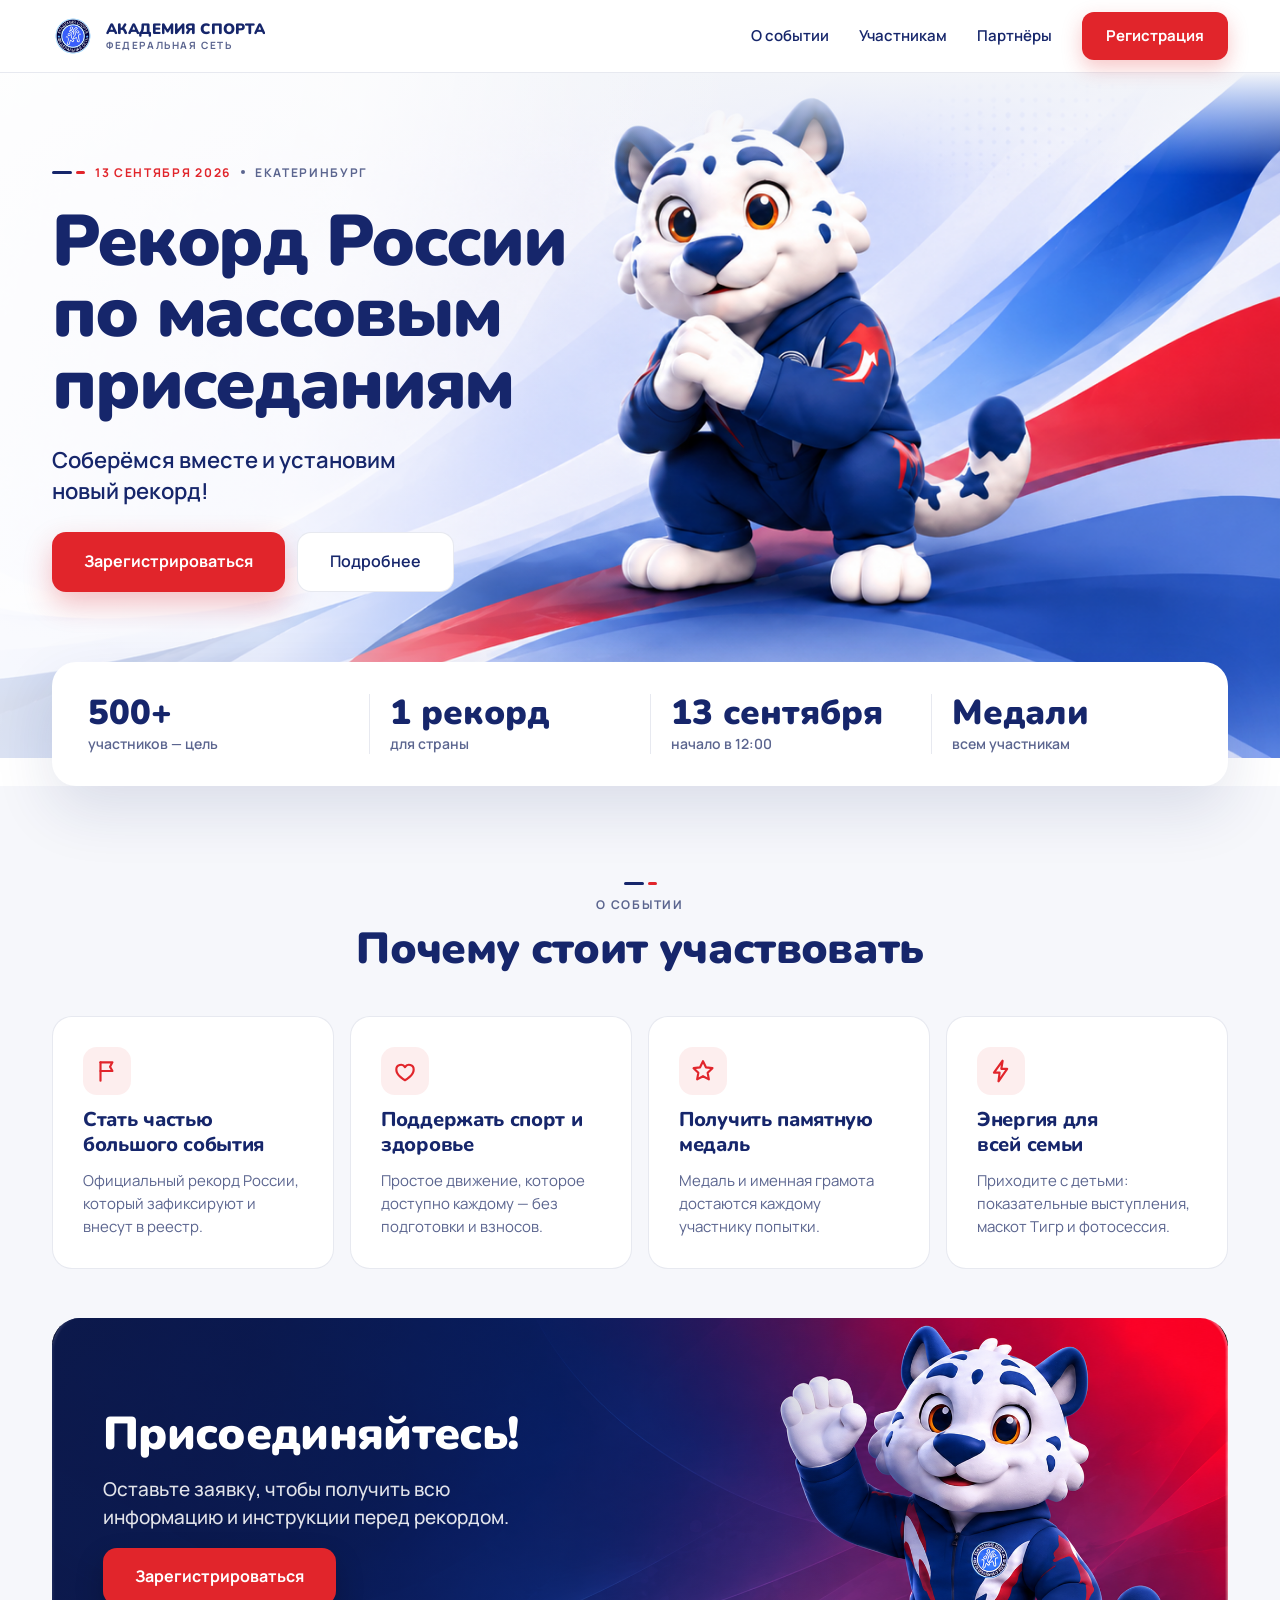
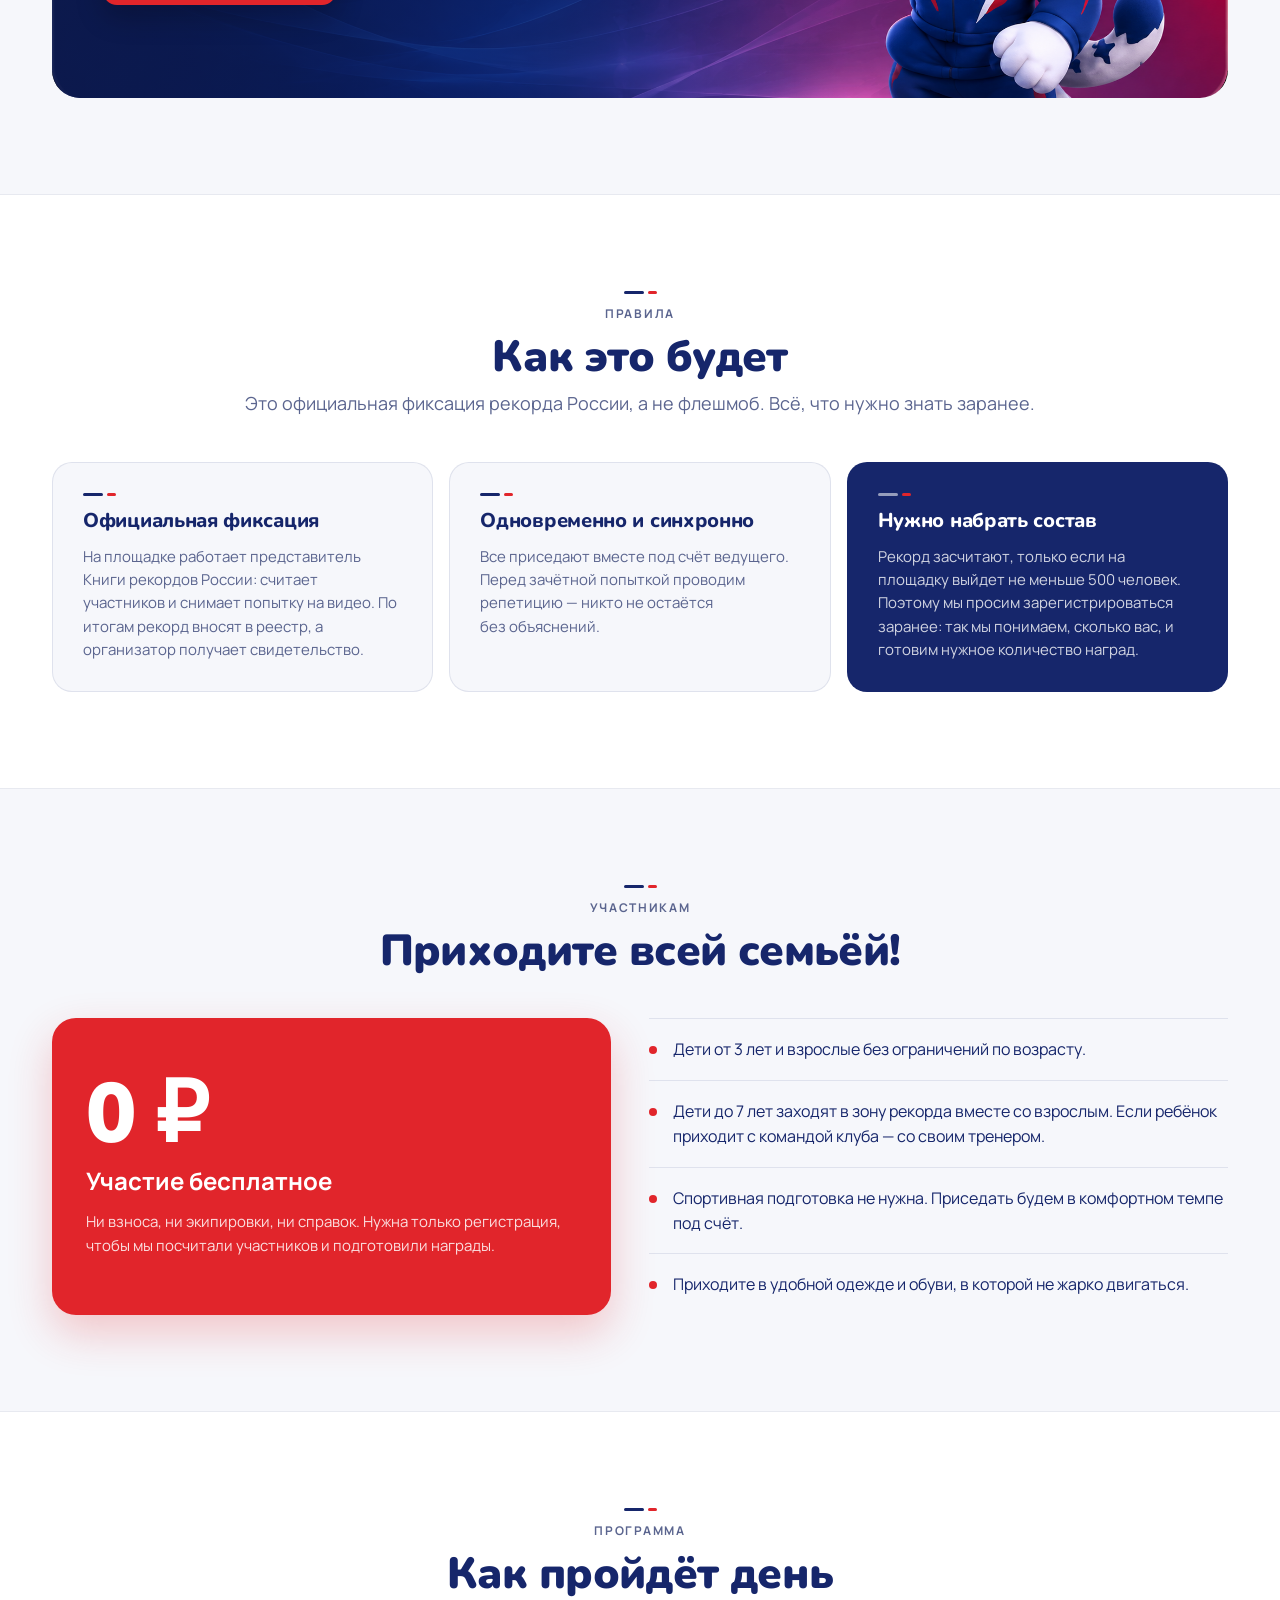
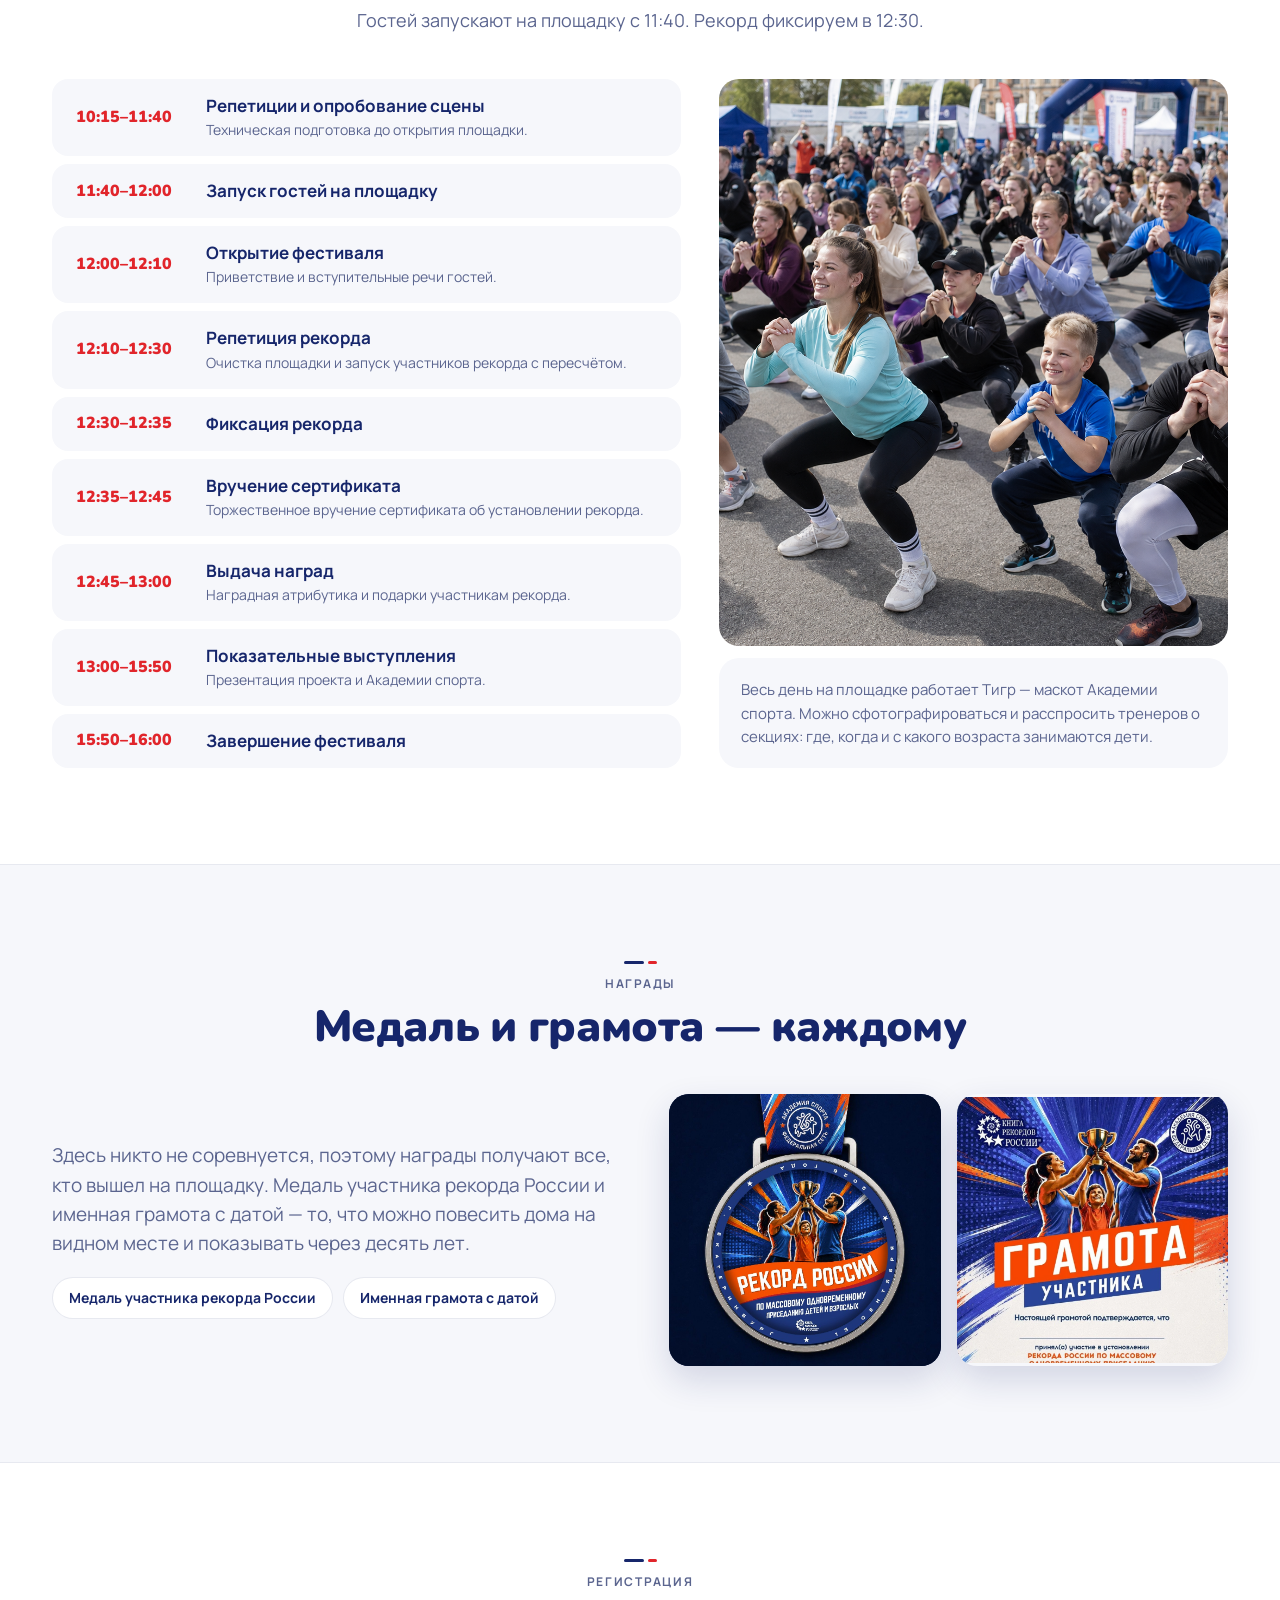
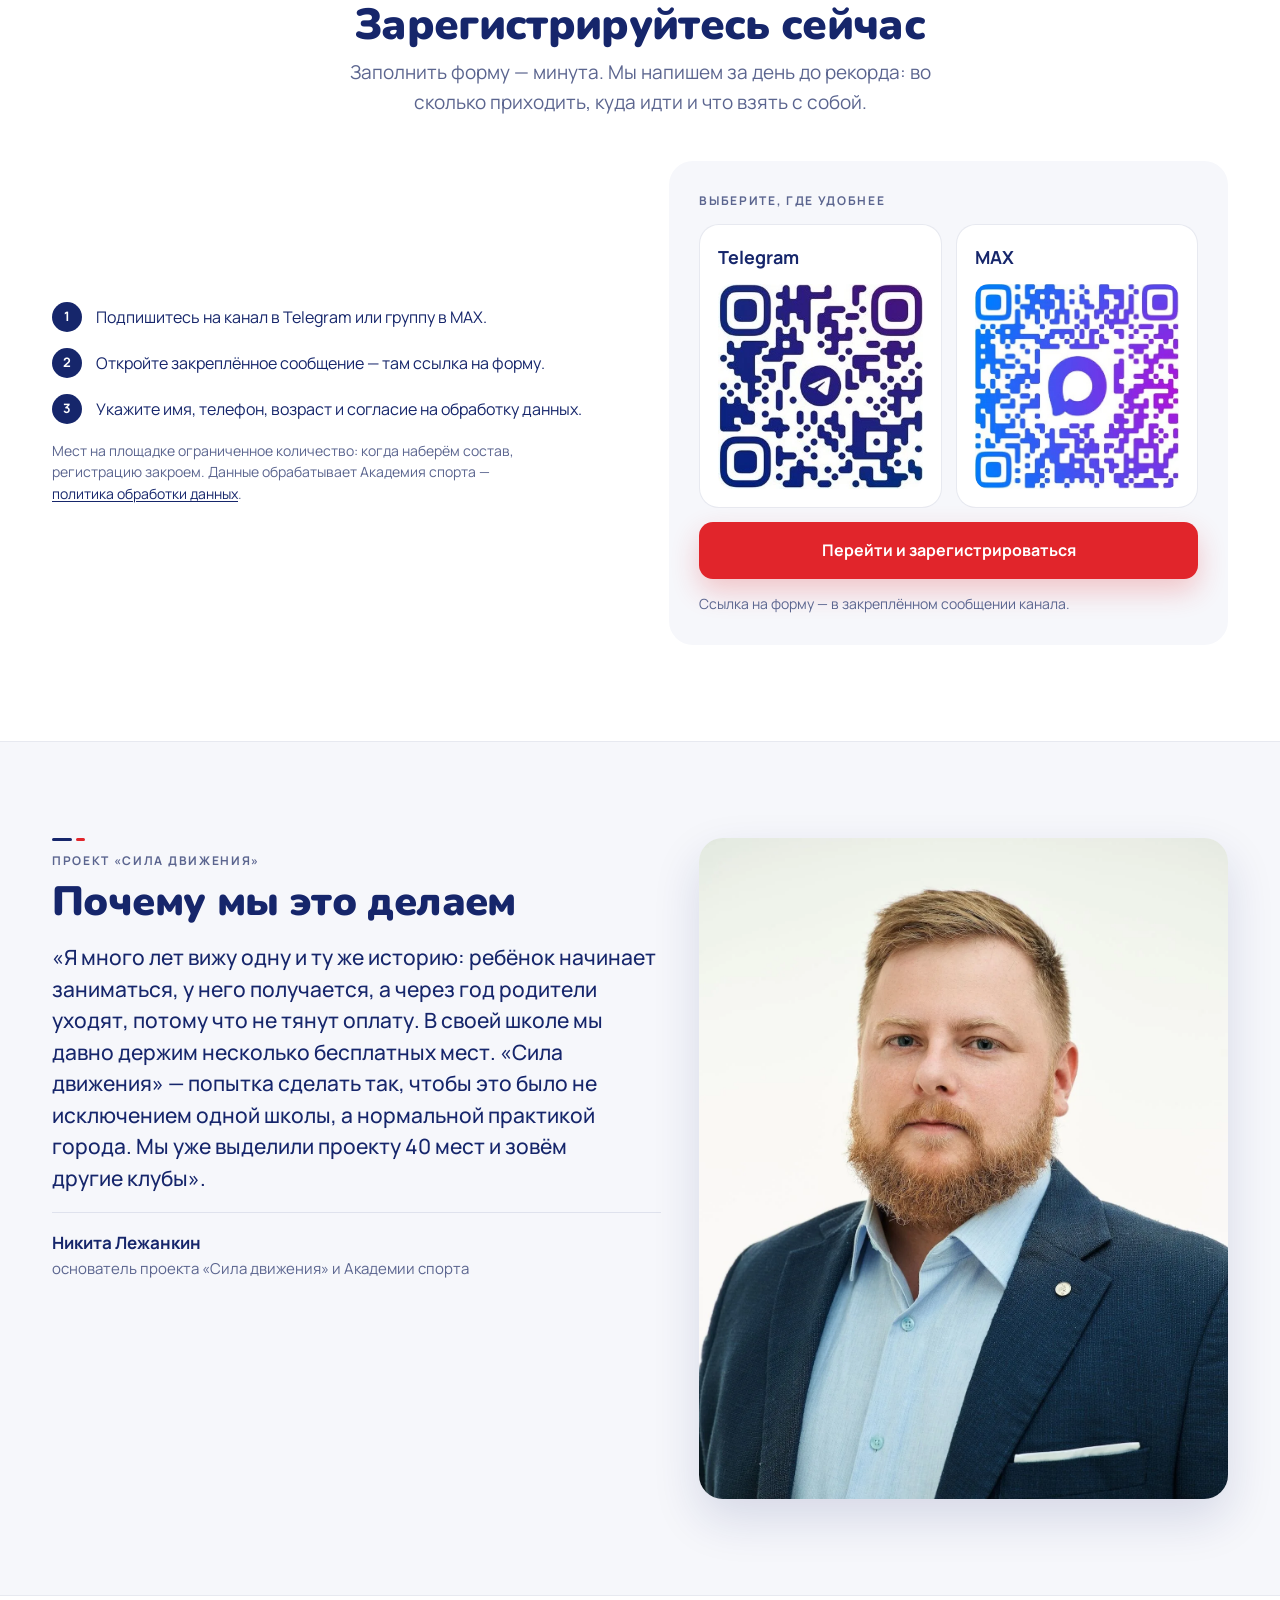
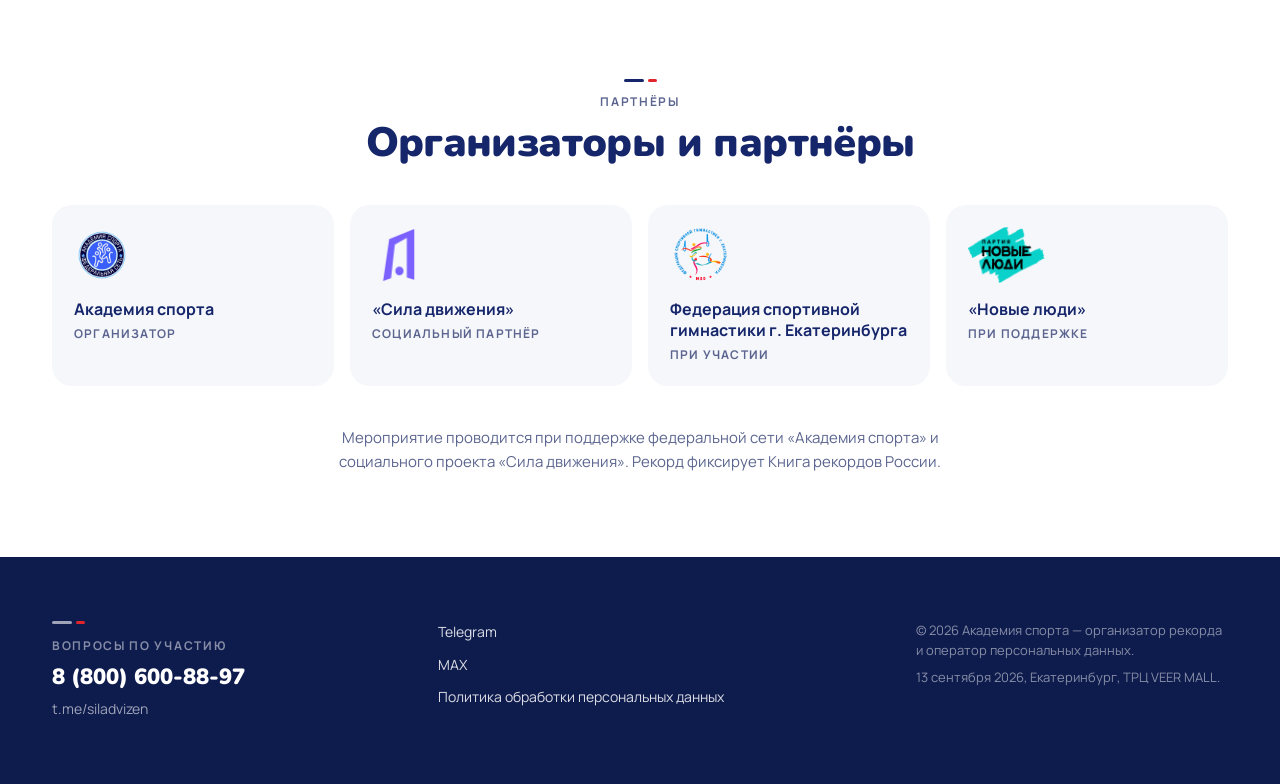
<file: index.html>
<!DOCTYPE html>
<html lang="ru">
<head>
<meta charset="utf-8" />
<meta name="viewport" content="width=device-width, initial-scale=1" />
<title>Рекорд России по массовым приседаниям — 13 сентября, Екатеринбург</title>
<meta name="description" content="Соберёмся вместе и установим новый рекорд. Участие бесплатное, медаль и грамота каждому участнику." />
<meta property="og:title" content="Рекорд России по массовым приседаниям — 13 сентября, Екатеринбург" />
<meta property="og:description" content="Соберёмся вместе и установим новый рекорд. Участие бесплатное, медаль и грамота каждому участнику." />
<meta property="og:image" content="assets/hero-mascot.png" />
<meta name="twitter:card" content="summary_large_image" />
<link rel="stylesheet" href="styles.css" />
</head>
<body>

<header class="site-header">
  <div class="wrap header-row">
    <a href="#top" class="brand">
      <img src="assets/academy-logo.png" alt="Академия спорта" width="42" height="42" class="brand-logo" />
      <span class="brand-text">
        <span class="brand-name">Академия спорта</span>
        <span class="brand-sub">федеральная сеть</span>
      </span>
    </a>
    <nav class="nav">
      <span class="nav-links" id="navLinks">
        <a href="#about">О событии</a>
        <a href="#participants">Участникам</a>
        <a href="#partners">Партнёры</a>
      </span>
      <a class="nav-cta btn-primary" href="#reg">Регистрация</a>
      <button class="nav-burger" type="button" aria-label="Меню" aria-expanded="false" aria-controls="navLinks" id="navBurger">
        <span></span>
        <span></span>
        <span></span>
      </button>
    </nav>
  </div>
</header>

<section id="top" class="hero">
  <div class="hero-bg">
    <div class="hero-ovl"></div>
    <div class="hero-pad">
      <div class="hero-txt">
        <div class="hero-eyebrow">
          <span class="tick" aria-hidden="true"><span></span><span></span></span>
          <span class="eyebrow-date">13 сентября 2026</span>
          <span class="eyebrow-dot" aria-hidden="true"></span>
          <span class="eyebrow-place">Екатеринбург</span>
        </div>
        <h1 class="hero-title">Рекорд России по массовым приседаниям</h1>
        <p class="hero-lead">Соберёмся вместе и установим новый рекорд!</p>
        <div class="hero-actions">
          <a href="#reg" class="btn btn-primary">Зарегистрироваться</a>
          <a href="#about" class="btn btn-secondary">Подробнее</a>
        </div>
      </div>
    </div>
    <div class="hero-band"></div>
  </div>

  <div class="stats-wrap">
    <div class="stats-card">
      <div class="stat">
        <span class="stat-num">500+</span>
        <span class="stat-label">участников — цель</span>
      </div>
      <div class="stat stat-div">
        <span class="stat-num">1 рекорд</span>
        <span class="stat-label">для страны</span>
      </div>
      <div class="stat stat-div">
        <span class="stat-num nowrap">13 сентября</span>
        <span class="stat-label">начало в 12:00</span>
      </div>
      <div class="stat stat-div">
        <span class="stat-num">Медали</span>
        <span class="stat-label">всем участникам</span>
      </div>
    </div>
  </div>
</section>

<section id="about" class="section">
  <div class="section-head">
    <span class="tick" aria-hidden="true"><span></span><span></span></span>
    <span class="eyebrow">о событии</span>
    <h2 class="h2 tc">Почему стоит участвовать</h2>
  </div>
  <div class="grid-cards">
    <div class="card">
      <span class="icon-badge">
        <svg width="26" height="26" viewBox="0 0 24 24" fill="none" stroke="currentColor" stroke-width="2" stroke-linecap="round" stroke-linejoin="round" aria-hidden="true"><path d="M6 21V4"></path><path d="M6 4h11l-2.2 4L17 12H6"></path></svg>
      </span>
      <h3 class="h3">Стать частью большого события</h3>
      <p class="muted">Официальный рекорд России, который зафиксируют и внесут в реестр.</p>
    </div>
    <div class="card">
      <span class="icon-badge">
        <svg width="26" height="26" viewBox="0 0 24 24" fill="none" stroke="currentColor" stroke-width="2" stroke-linecap="round" stroke-linejoin="round" aria-hidden="true"><path d="M12 20.5C12 20.5 4 16.2 4 10.8A4.3 4.3 0 0 1 12 8.4a4.3 4.3 0 0 1 8 2.4c0 5.4-8 9.7-8 9.7z"></path></svg>
      </span>
      <h3 class="h3">Поддержать спорт и здоровье</h3>
      <p class="muted">Простое движение, которое доступно каждому — без подготовки и взносов.</p>
    </div>
    <div class="card">
      <span class="icon-badge">
        <svg width="26" height="26" viewBox="0 0 24 24" fill="none" stroke="currentColor" stroke-width="2" stroke-linecap="round" stroke-linejoin="round" aria-hidden="true"><path d="M12 3l2.7 5.6 6 .8-4.4 4.3 1.1 6-5.4-2.9-5.4 2.9 1.1-6L3.3 9.4l6-.8z"></path></svg>
      </span>
      <h3 class="h3">Получить памятную медаль</h3>
      <p class="muted">Медаль и именная грамота достаются каждому участнику попытки.</p>
    </div>
    <div class="card">
      <span class="icon-badge">
        <svg width="26" height="26" viewBox="0 0 24 24" fill="none" stroke="currentColor" stroke-width="2" stroke-linecap="round" stroke-linejoin="round" aria-hidden="true"><path d="M13.5 2.5L5.5 13.5h5.2l-1 8 8-11.5h-5.4l1.2-7.5z"></path></svg>
      </span>
      <h3 class="h3">Энергия для всей семьи</h3>
      <p class="muted">Приходите с детьми: показательные выступления, маскот Тигр и фотосессия.</p>
    </div>
  </div>
</section>

<section class="section section-tight">
  <div class="join-banner">
    <div class="join-ovl"></div>
    <div class="join-content">
      <h2 class="h2 join-title">Присоединяйтесь!</h2>
      <p class="join-text">Оставьте заявку, чтобы получить всю информацию и инструкции перед рекордом.</p>
      <a href="#reg" class="btn btn-primary">Зарегистрироваться</a>
    </div>
  </div>
</section>

<section class="section-line">
  <div class="wrap section-pad">
    <div class="section-head tc">
      <span class="tick" aria-hidden="true"><span></span><span></span></span>
      <span class="eyebrow">правила</span>
      <h2 class="h2">Как это будет</h2>
      <p class="lead-muted">Это официальная фиксация рекорда России, а не флешмоб. Всё, что нужно знать заранее.</p>
    </div>
    <div class="grid-cards grid-cards-3">
      <div class="card card-flat">
        <span class="tick" aria-hidden="true"><span></span><span></span></span>
        <h3 class="h3">Официальная фиксация</h3>
        <p class="muted">На площадке работает представитель Книги рекордов России: считает участников и снимает попытку на видео. По итогам рекорд вносят в реестр, а организатор получает свидетельство.</p>
      </div>
      <div class="card card-flat">
        <span class="tick" aria-hidden="true"><span></span><span></span></span>
        <h3 class="h3">Одновременно и синхронно</h3>
        <p class="muted">Все приседают вместе под счёт ведущего. Перед зачётной попыткой проводим репетицию — никто не остаётся без объяснений.</p>
      </div>
      <div class="card card-navy">
        <span class="tick" aria-hidden="true"><span></span><span></span></span>
        <h3 class="h3">Нужно набрать состав</h3>
        <p>Рекорд засчитают, только если на площадку выйдет не меньше 500 человек. Поэтому мы просим зарегистрироваться заранее: так мы понимаем, сколько вас, и готовим нужное количество наград.</p>
      </div>
    </div>
  </div>
</section>

<section id="participants" class="section">
  <div class="section-head">
    <span class="tick" aria-hidden="true"><span></span><span></span></span>
    <span class="eyebrow">участникам</span>
    <h2 class="h2 h2-shrink1 tc nowrap">Приходите всей семьёй!</h2>
  </div>
  <div class="participants-row">
    <div class="participants-price-col">
      <div class="price-card">
        <span class="price-num">0 ₽</span>
        <span class="price-title">Участие бесплатное</span>
        <span class="price-text">Ни взноса, ни экипировки, ни справок. Нужна только регистрация, чтобы мы посчитали участников и подготовили награды.</span>
      </div>
    </div>
    <div class="participants-list-col">
      <div class="rule-row">
        <span class="dot" aria-hidden="true"></span>
        <p>Дети от 3 лет и взрослые без ограничений по возрасту.</p>
      </div>
      <div class="rule-row">
        <span class="dot" aria-hidden="true"></span>
        <p>Дети до 7 лет заходят в зону рекорда вместе со взрослым. Если ребёнок приходит с командой клуба — со своим тренером.</p>
      </div>
      <div class="rule-row">
        <span class="dot" aria-hidden="true"></span>
        <p>Спортивная подготовка не нужна. Приседать будем в комфортном темпе под счёт.</p>
      </div>
      <div class="rule-row rule-row-last">
        <span class="dot" aria-hidden="true"></span>
        <p>Приходите в удобной одежде и обуви, в которой не жарко двигаться.</p>
      </div>
    </div>
  </div>
</section>

<section class="section-line">
  <div class="wrap section-pad">
    <div class="section-head tc">
      <span class="tick" aria-hidden="true"><span></span><span></span></span>
      <span class="eyebrow">программа</span>
      <h2 class="h2">Как пройдёт день</h2>
      <p class="lead-muted">Гостей запускают на площадку с 11:40. Рекорд фиксируем в 12:30.</p>
    </div>
    <div class="program-row">
      <div class="timeline">
        <div class="timeline-item">
          <span class="timeline-time">10:15–11:40</span>
          <span class="timeline-body">
            <span class="timeline-title">Репетиции и опробование сцены</span>
            <span class="timeline-text">Техническая подготовка до открытия площадки.</span>
          </span>
        </div>
        <div class="timeline-item">
          <span class="timeline-time">11:40–12:00</span>
          <span class="timeline-body">
            <span class="timeline-title">Запуск гостей на площадку</span>
          </span>
        </div>
        <div class="timeline-item">
          <span class="timeline-time">12:00–12:10</span>
          <span class="timeline-body">
            <span class="timeline-title">Открытие фестиваля</span>
            <span class="timeline-text">Приветствие и вступительные речи гостей.</span>
          </span>
        </div>
        <div class="timeline-item">
          <span class="timeline-time">12:10–12:30</span>
          <span class="timeline-body">
            <span class="timeline-title">Репетиция рекорда</span>
            <span class="timeline-text">Очистка площадки и запуск участников рекорда с пересчётом.</span>
          </span>
        </div>
        <div class="timeline-item">
          <span class="timeline-time">12:30–12:35</span>
          <span class="timeline-body">
            <span class="timeline-title">Фиксация рекорда</span>
          </span>
        </div>
        <div class="timeline-item">
          <span class="timeline-time">12:35–12:45</span>
          <span class="timeline-body">
            <span class="timeline-title">Вручение сертификата</span>
            <span class="timeline-text">Торжественное вручение сертификата об установлении рекорда.</span>
          </span>
        </div>
        <div class="timeline-item">
          <span class="timeline-time">12:45–13:00</span>
          <span class="timeline-body">
            <span class="timeline-title">Выдача наград</span>
            <span class="timeline-text">Наградная атрибутика и подарки участникам рекорда.</span>
          </span>
        </div>
        <div class="timeline-item">
          <span class="timeline-time">13:00–15:50</span>
          <span class="timeline-body">
            <span class="timeline-title">Показательные выступления</span>
            <span class="timeline-text">Презентация проекта и Академии спорта.</span>
          </span>
        </div>
        <div class="timeline-item">
          <span class="timeline-time">15:50–16:00</span>
          <span class="timeline-body">
            <span class="timeline-title">Завершение фестиваля</span>
          </span>
        </div>
      </div>
      <div class="program-photo-col">
        <img src="assets/program-photo.png" alt="Участники массового приседания" class="program-photo" width="640" height="480" />
        <div class="program-note">Весь день на площадке работает Тигр — маскот Академии спорта. Можно сфотографироваться и расспросить тренеров о секциях: где, когда и с какого возраста занимаются дети.</div>
      </div>
    </div>
  </div>
</section>

<section class="section">
  <div class="section-head">
    <span class="tick" aria-hidden="true"><span></span><span></span></span>
    <span class="eyebrow">награды</span>
    <h2 class="h2 h2-shrink2 tc nowrap">Медаль и грамота — каждому</h2>
  </div>
  <div class="awards-row">
    <div class="awards-text-col">
      <p class="awards-text">Здесь никто не соревнуется, поэтому награды получают все, кто вышел на площадку. Медаль участника рекорда России и именная грамота с датой — то, что можно повесить дома на видном месте и показывать через десять лет.</p>
      <div class="pill-row">
        <span class="pill">Медаль участника рекорда России</span>
        <span class="pill">Именная грамота с датой</span>
      </div>
    </div>
    <div class="awards-media-col">
      <img src="assets/medal.jpg" alt="Медаль участника рекорда России" class="medal-photo" width="400" height="400" />
      <picture>
        <source srcset="assets/gramota.webp" type="image/webp" />
        <img src="assets/gramota.jpg" alt="Грамота участника рекорда России" width="1000" height="980" class="gramota-photo" loading="lazy" />
      </picture>
    </div>
  </div>
</section>

<section id="reg" class="section-line">
  <div class="wrap section-pad">
    <div class="section-head tc">
      <span class="tick" aria-hidden="true"><span></span><span></span></span>
      <span class="eyebrow">регистрация</span>
      <h2 class="h2">Зарегистрируйтесь сейчас</h2>
      <p class="lead-reg">Заполнить форму — минута. Мы напишем за день до рекорда: во сколько приходить, куда идти и что взять с собой.</p>
    </div>
    <div class="reg-row">
      <div class="reg-steps-col">
        <div class="step-row">
          <span class="step-num">1</span>
          <p class="step-text">Подпишитесь на канал в Telegram или группу в MAX.</p>
        </div>
        <div class="step-row">
          <span class="step-num">2</span>
          <p class="step-text">Откройте закреплённое сообщение — там ссылка на форму.</p>
        </div>
        <div class="step-row">
          <span class="step-num">3</span>
          <p class="step-text">Укажите имя, телефон, возраст и согласие на обработку данных.</p>
        </div>
        <p class="muted small-note">Мест на площадке ограниченное количество: когда наберём состав, регистрацию закроем. Данные обрабатывает Академия спорта — <a href="#privacy" class="link-underline">политика обработки данных</a>.</p>
      </div>
      <div class="reg-card">
        <span class="eyebrow">выберите, где удобнее</span>
        <div class="msg-grid">
          <a href="https://t.me/siladvizen" target="_blank" rel="noopener" class="msg-card">
            <span class="msg-card-title">Telegram</span>
            <picture class="qr-wrap">
              <source srcset="assets/qr-telegram.webp" type="image/webp" />
              <img src="assets/qr-telegram.jpeg" alt="QR-код для перехода в Telegram" width="312" height="312" class="qr-photo" loading="lazy" />
            </picture>
          </a>
          <a href="https://max.ru/join/hAYeOLYFMvHiLEqjc5nuUDSk0sviHxXJx_H2sDWXIdU" target="_blank" rel="noopener" class="msg-card">
            <span class="msg-card-title">MAX</span>
            <picture class="qr-wrap">
              <source srcset="assets/qr-max.webp" type="image/webp" />
              <img src="assets/qr-max.jpeg" alt="QR-код для вступления в группу MAX" width="483" height="483" class="qr-photo" loading="lazy" />
            </picture>
          </a>
        </div>
        <a href="https://t.me/siladvizen" target="_blank" rel="noopener" class="btn btn-primary btn-block">Перейти и зарегистрироваться</a>
        <p class="muted small-note">Ссылка на форму — в закреплённом сообщении канала.</p>
      </div>
    </div>
  </div>
</section>

<section class="section">
  <div class="founder-row">
    <div class="founder-text-col">
      <div class="founder-head">
        <span class="tick" aria-hidden="true"><span></span><span></span></span>
        <span class="eyebrow">проект «Сила движения»</span>
        <h2 class="h2 h2-sm">Почему мы это делаем</h2>
      </div>
      <p class="founder-quote">«Я много лет вижу одну и ту же историю: ребёнок начинает заниматься, у него получается, а через год родители уходят, потому что не тянут оплату. В своей школе мы давно держим несколько бесплатных мест. «Сила движения» — попытка сделать так, чтобы это было не исключением одной школы, а нормальной практикой города. Мы уже выделили проекту 40 мест и зовём другие клубы».</p>
      <div class="founder-name-block">
        <span class="founder-name">Никита Лежанкин</span>
        <span class="muted">основатель проекта «Сила движения» и Академии спорта</span>
      </div>
    </div>
    <picture class="founder-photo-col">
      <source srcset="assets/founder-nikita.webp" type="image/webp" />
      <img src="assets/founder-nikita.jpg" alt="Никита Лежанкин, основатель проекта «Сила движения»" width="1280" height="1600" class="founder-photo" loading="lazy" />
    </picture>
  </div>
</section>

<section id="partners" class="section-line-top">
  <div class="wrap partners-wrap">
    <div class="section-head">
      <span class="tick" aria-hidden="true"><span></span><span></span></span>
      <span class="eyebrow">партнёры</span>
      <h2 class="h2 h2-sm tc">Организаторы и партнёры</h2>
    </div>
    <div class="partners-grid">
      <div class="partner-card">
        <img src="assets/academy-logo.png" alt="Академия спорта" width="56" height="56" class="partner-logo" />
        <span class="partner-info">
          <span class="partner-name">Академия спорта</span>
          <span class="partner-role">организатор</span>
        </span>
      </div>
      <div class="partner-card">
        <img src="assets/logo-sila.png" alt="«Сила движения»" width="456" height="456" class="partner-logo" />
        <span class="partner-info">
          <span class="partner-name">«Сила движения»</span>
          <span class="partner-role">социальный партнёр</span>
        </span>
      </div>
      <div class="partner-card">
        <img src="assets/logo-federation.png" alt="Федерация спортивной гимнастики г. Екатеринбурга" width="1310" height="1200" class="partner-logo" />
        <span class="partner-info">
          <span class="partner-name">Федерация спортивной гимнастики г. Екатеринбурга</span>
          <span class="partner-role">при участии</span>
        </span>
      </div>
      <div class="partner-card">
        <img src="assets/logo-newpeople.webp" alt="«Новые люди»" width="1280" height="928" class="partner-logo" />
        <span class="partner-info">
          <span class="partner-name">«Новые люди»</span>
          <span class="partner-role">при поддержке</span>
        </span>
      </div>
    </div>
    <p class="partners-note">Мероприятие проводится при поддержке федеральной сети «Академия спорта» и социального проекта «Сила движения». Рекорд фиксирует Книга рекордов России.</p>
  </div>
</section>

<footer class="site-footer">
  <div class="wrap footer-row">
    <div class="footer-col">
      <span class="tick tick-footer" aria-hidden="true"><span></span><span></span></span>
      <span class="eyebrow eyebrow-footer">вопросы по участию</span>
      <a href="tel:+78006008897" class="footer-phone">8 (800) 600-88-97</a>
      <a href="https://t.me/siladvizen" target="_blank" rel="noopener" class="footer-muted">t.me/siladvizen</a>
    </div>
    <div class="footer-col footer-links">
      <a href="https://t.me/siladvizen" target="_blank" rel="noopener" class="footer-link">Telegram</a>
      <a href="https://max.ru/join/hAYeOLYFMvHiLEqjc5nuUDSk0sviHxXJx_H2sDWXIdU" target="_blank" rel="noopener" class="footer-link">MAX</a>
      <a id="privacy" href="#privacy" class="footer-link">Политика обработки персональных данных</a>
    </div>
    <div class="footer-col footer-legal">
      <span>© 2026 Академия спорта — организатор рекорда и оператор персональных данных.</span>
      <span>13 сентября 2026, Екатеринбург, ТРЦ VEER MALL.</span>
    </div>
  </div>
</footer>

<script src="script.js"></script>
</body>
</html>
</file>
<file: styles.css>
/* ============================================================
   Рекорд России — массовые приседания. Статическая вёрстка.
   ============================================================ */

/* ---- Локальные шрифты (self-hosted, Manrope + Nunito) ---- */
@font-face {
  font-family: 'Manrope';
  font-style: normal;
  font-weight: 400;
  font-display: swap;
  src: url(./assets/fonts/manrope-cyrillic-var.woff2) format('woff2');
  unicode-range: U+0301, U+0400-045F, U+0490-0491, U+04B0-04B1, U+2116;
}
@font-face {
  font-family: 'Manrope';
  font-style: normal;
  font-weight: 400;
  font-display: swap;
  src: url(./assets/fonts/manrope-latin-var.woff2) format('woff2');
  unicode-range: U+0000-00FF, U+0131, U+0152-0153, U+02BB-02BC, U+02C6, U+02DA, U+02DC, U+0304, U+0308, U+0329, U+2000-206F, U+20AC, U+2122, U+2191, U+2193, U+2212, U+2215, U+FEFF, U+FFFD;
}
@font-face {
  font-family: 'Manrope';
  font-style: normal;
  font-weight: 500;
  font-display: swap;
  src: url(./assets/fonts/manrope-cyrillic-var.woff2) format('woff2');
  unicode-range: U+0301, U+0400-045F, U+0490-0491, U+04B0-04B1, U+2116;
}
@font-face {
  font-family: 'Manrope';
  font-style: normal;
  font-weight: 500;
  font-display: swap;
  src: url(./assets/fonts/manrope-latin-var.woff2) format('woff2');
  unicode-range: U+0000-00FF, U+0131, U+0152-0153, U+02BB-02BC, U+02C6, U+02DA, U+02DC, U+0304, U+0308, U+0329, U+2000-206F, U+20AC, U+2122, U+2191, U+2193, U+2212, U+2215, U+FEFF, U+FFFD;
}
@font-face {
  font-family: 'Manrope';
  font-style: normal;
  font-weight: 600;
  font-display: swap;
  src: url(./assets/fonts/manrope-cyrillic-var.woff2) format('woff2');
  unicode-range: U+0301, U+0400-045F, U+0490-0491, U+04B0-04B1, U+2116;
}
@font-face {
  font-family: 'Manrope';
  font-style: normal;
  font-weight: 600;
  font-display: swap;
  src: url(./assets/fonts/manrope-latin-var.woff2) format('woff2');
  unicode-range: U+0000-00FF, U+0131, U+0152-0153, U+02BB-02BC, U+02C6, U+02DA, U+02DC, U+0304, U+0308, U+0329, U+2000-206F, U+20AC, U+2122, U+2191, U+2193, U+2212, U+2215, U+FEFF, U+FFFD;
}
@font-face {
  font-family: 'Manrope';
  font-style: normal;
  font-weight: 700;
  font-display: swap;
  src: url(./assets/fonts/manrope-cyrillic-var.woff2) format('woff2');
  unicode-range: U+0301, U+0400-045F, U+0490-0491, U+04B0-04B1, U+2116;
}
@font-face {
  font-family: 'Manrope';
  font-style: normal;
  font-weight: 700;
  font-display: swap;
  src: url(./assets/fonts/manrope-latin-var.woff2) format('woff2');
  unicode-range: U+0000-00FF, U+0131, U+0152-0153, U+02BB-02BC, U+02C6, U+02DA, U+02DC, U+0304, U+0308, U+0329, U+2000-206F, U+20AC, U+2122, U+2191, U+2193, U+2212, U+2215, U+FEFF, U+FFFD;
}
@font-face {
  font-family: 'Nunito';
  font-style: normal;
  font-weight: 600;
  font-display: swap;
  src: url(./assets/fonts/nunito-cyrillic-var.woff2) format('woff2');
  unicode-range: U+0301, U+0400-045F, U+0490-0491, U+04B0-04B1, U+2116;
}
@font-face {
  font-family: 'Nunito';
  font-style: normal;
  font-weight: 600;
  font-display: swap;
  src: url(./assets/fonts/nunito-latin-var.woff2) format('woff2');
  unicode-range: U+0000-00FF, U+0131, U+0152-0153, U+02BB-02BC, U+02C6, U+02DA, U+02DC, U+0304, U+0308, U+0329, U+2000-206F, U+20AC, U+2122, U+2191, U+2193, U+2212, U+2215, U+FEFF, U+FFFD;
}
@font-face {
  font-family: 'Nunito';
  font-style: normal;
  font-weight: 700;
  font-display: swap;
  src: url(./assets/fonts/nunito-cyrillic-var.woff2) format('woff2');
  unicode-range: U+0301, U+0400-045F, U+0490-0491, U+04B0-04B1, U+2116;
}
@font-face {
  font-family: 'Nunito';
  font-style: normal;
  font-weight: 700;
  font-display: swap;
  src: url(./assets/fonts/nunito-latin-var.woff2) format('woff2');
  unicode-range: U+0000-00FF, U+0131, U+0152-0153, U+02BB-02BC, U+02C6, U+02DA, U+02DC, U+0304, U+0308, U+0329, U+2000-206F, U+20AC, U+2122, U+2191, U+2193, U+2212, U+2215, U+FEFF, U+FFFD;
}
@font-face {
  font-family: 'Nunito';
  font-style: normal;
  font-weight: 800;
  font-display: swap;
  src: url(./assets/fonts/nunito-cyrillic-var.woff2) format('woff2');
  unicode-range: U+0301, U+0400-045F, U+0490-0491, U+04B0-04B1, U+2116;
}
@font-face {
  font-family: 'Nunito';
  font-style: normal;
  font-weight: 800;
  font-display: swap;
  src: url(./assets/fonts/nunito-latin-var.woff2) format('woff2');
  unicode-range: U+0000-00FF, U+0131, U+0152-0153, U+02BB-02BC, U+02C6, U+02DA, U+02DC, U+0304, U+0308, U+0329, U+2000-206F, U+20AC, U+2122, U+2191, U+2193, U+2212, U+2215, U+FEFF, U+FFFD;
}
@font-face {
  font-family: 'Nunito';
  font-style: normal;
  font-weight: 900;
  font-display: swap;
  src: url(./assets/fonts/nunito-cyrillic-var.woff2) format('woff2');
  unicode-range: U+0301, U+0400-045F, U+0490-0491, U+04B0-04B1, U+2116;
}
@font-face {
  font-family: 'Nunito';
  font-style: normal;
  font-weight: 900;
  font-display: swap;
  src: url(./assets/fonts/nunito-latin-var.woff2) format('woff2');
  unicode-range: U+0000-00FF, U+0131, U+0152-0153, U+02BB-02BC, U+02C6, U+02DA, U+02DC, U+0304, U+0308, U+0329, U+2000-206F, U+20AC, U+2122, U+2191, U+2193, U+2212, U+2215, U+FEFF, U+FFFD;
}

/* ---- Base ---- */
:root{
  --navy:#16266B; --navy-dk:#0E1B4D; --red:#E1252B; --red-dk:#C41B21;
  --bg:#F6F7FB; --line:rgba(22,38,107,0.10); --muted:#5B658F; --white:#fff;
}
*{box-sizing:border-box}
html{overflow-x:hidden}
body{margin:0;overflow-x:hidden;background:var(--bg);color:var(--navy);font-family:Manrope,Helvetica,Arial,sans-serif;font-size:16px;line-height:1.6;-webkit-font-smoothing:antialiased;text-wrap:pretty}
a{color:var(--navy);text-decoration:none}
a:hover{color:var(--red)}
:focus-visible{outline:2px solid var(--red);outline-offset:3px;border-radius:6px}
h1,h2,h3{margin:0;font-family:Nunito,Helvetica,Arial,sans-serif;letter-spacing:-0.015em}
p{margin:0}
img,svg{max-width:100%}

.wrap{max-width:1240px;margin:0 auto;padding-left:clamp(16px,3vw,32px);padding-right:clamp(16px,3vw,32px)}
.nowrap{white-space:nowrap}
.tc{text-align:center}
.muted{color:var(--muted)}

/* Reusable "tick" mark (two little bars) used before every eyebrow label */
.tick{display:flex;gap:4px;flex:0 0 auto}
.tick span:first-child{width:20px;height:3px;border-radius:2px;background:var(--navy)}
.tick span:last-child{width:9px;height:3px;border-radius:2px;background:var(--red)}

.eyebrow{font-size:12px;font-weight:800;letter-spacing:0.14em;text-transform:uppercase;white-space:nowrap;color:var(--muted)}

.h2{font-size:clamp(28px,3.4vw,44px);line-height:1.08;font-weight:900}
.h2-sm{font-size:clamp(26px,3.2vw,42px)}
.h2-shrink1{font-size:min(6.4vw,clamp(28px,3.4vw,44px))}
.h2-shrink2{font-size:min(5.8vw,clamp(28px,3.4vw,44px))}
.h3{font-size:20px;line-height:1.25;font-weight:800}

.section-head{display:flex;flex-direction:column;align-items:center;gap:10px}
.section-head.tc{text-align:center}

/* ---- Buttons ---- */
.btn{display:inline-flex;align-items:center;justify-content:center;min-height:54px;padding:16px 32px;border-radius:14px;font-size:16px;font-weight:700;text-align:center}
.btn-primary{background:var(--red);color:var(--white);transition:background .18s ease}
.btn-primary:hover{background:var(--red-dk);color:var(--white)}
.btn-secondary{background:var(--white);color:var(--navy);border:1px solid var(--line);font-weight:600;transition:border-color .18s ease}
.btn-secondary:hover{border-color:var(--navy);color:var(--navy)}
.btn-block{width:100%}

/* ---- Header / nav ---- */
.site-header{position:sticky;top:0;z-index:60;background:rgba(255,255,255,0.92);backdrop-filter:blur(10px);border-bottom:1px solid var(--line)}
.header-row{padding-top:12px;padding-bottom:12px;display:flex;align-items:center;justify-content:space-between;gap:20px}
.brand{display:flex;align-items:center;gap:12px;min-width:0;flex:1 1 auto}
.brand-logo{width:42px;height:42px;object-fit:contain;flex:0 0 auto}
.brand-text{display:flex;flex-direction:column;gap:1px;min-width:0}
.brand-name{font-family:Nunito,Helvetica,Arial,sans-serif;font-size:15px;font-weight:900;letter-spacing:0.01em;line-height:1.15;text-transform:uppercase;white-space:nowrap;overflow:hidden;text-overflow:ellipsis}
.brand-sub{font-size:10px;font-weight:700;letter-spacing:0.16em;line-height:1.2;text-transform:uppercase;white-space:nowrap;color:var(--muted);overflow:hidden;text-overflow:ellipsis}

.nav{display:flex;align-items:center;gap:clamp(12px,2.4vw,30px);font-size:15px;font-weight:600;flex:0 0 auto}
.nav-links{display:flex;align-items:center;gap:clamp(14px,2.4vw,30px);white-space:nowrap}
.nav-cta{display:inline-flex;align-items:center;min-height:44px;padding:12px 24px;border-radius:12px;font-size:15px;font-weight:700;white-space:nowrap;box-shadow:0 8px 20px rgba(225,37,43,0.26)}
.nav-burger{display:none;flex-direction:column;justify-content:center;gap:5px;width:44px;height:44px;padding:0 10px;border:0;border-radius:12px;background:transparent;cursor:pointer}
.nav-burger span{display:block;height:2px;border-radius:2px;background:var(--navy)}

/* ---- Hero ---- */
.hero{position:relative;background:var(--white)}
.hero-bg{position:relative;background-image:url('assets/hero-mascot.png');background-repeat:no-repeat;background-position:right bottom;background-size:auto 125%;background-color:#F2F4F9}
/* Soft fade at the top edge, where the photo's own plain backdrop meets
   the header — avoids the hard seam. Same color as .hero-bg's own
   background-color, only alpha varies, so the fade reads as pure
   opacity (no muddy mid-tone from interpolating toward "transparent"). */
.hero-bg::before{content:'';position:absolute;top:0;left:0;right:0;height:clamp(80px,8vw,120px);background:linear-gradient(to bottom, rgba(242,244,249,1) 0%, rgba(242,244,249,0) 100%);pointer-events:none}
.hero-ovl{position:absolute;inset:0;background:linear-gradient(100deg,rgba(255,255,255,0.9) 0%,rgba(255,255,255,0.72) 26%,rgba(255,255,255,0.18) 42%,rgba(255,255,255,0) 54%);pointer-events:none}
.hero-pad{position:relative;max-width:1240px;margin:0 auto;padding:clamp(48px,7vw,96px) clamp(16px,3vw,32px) clamp(120px,13vw,190px)}
.hero-txt{max-width:min(560px,max(320px,42vw));display:flex;flex-direction:column;gap:clamp(18px,2.2vw,24px)}
.hero-eyebrow{display:flex;align-items:center;flex-wrap:wrap;gap:8px 10px;font-size:12px;font-weight:800;letter-spacing:0.14em;text-transform:uppercase}
.eyebrow-date{color:var(--red);white-space:nowrap}
.eyebrow-dot{width:4px;height:4px;border-radius:50%;background:var(--muted);flex:0 0 auto}
.eyebrow-place{color:var(--muted);white-space:nowrap}
.hero-title{font-size:clamp(34px,5.6vw,74px);line-height:1.0;font-weight:900;letter-spacing:-0.03em;color:var(--navy);overflow-wrap:break-word}
.hero-lead{font-size:clamp(17px,1.9vw,22px);line-height:1.4;font-weight:600;color:var(--navy);max-width:22em}
.hero-actions{display:flex;flex-wrap:wrap;gap:12px;margin-top:2px}
.hero-actions .btn-primary{box-shadow:0 12px 28px rgba(225,37,43,0.28)}
.hero-band{display:none;height:clamp(230px,52vw,330px);background-image:url('assets/hero-mascot.png');background-repeat:no-repeat;background-position:72% bottom;background-size:auto 118%}

/* .hero-bg's fixed "auto 125%" only has horizontal slack to reposition
   within because the box stays fairly short relative to how wide it
   gets (padding/type sizes cap out around ~1320px, width keeps
   growing). Past ~1560px that stops covering the box's full width —
   fall back to cover so the image never leaves a gap at its sides. */
@media (min-width:1560px){
  .hero-bg{background-size:cover}
}

.stats-wrap{position:relative;max-width:1240px;margin:clamp(-96px,-9vw,-64px) auto 0;padding-left:clamp(16px,3vw,32px);padding-right:clamp(16px,3vw,32px)}
.stats-card{display:grid;grid-template-columns:repeat(4,1fr);gap:clamp(14px,2vw,20px);padding:clamp(24px,3vw,32px) clamp(20px,3vw,36px);border-radius:24px;background:var(--white);box-shadow:0 24px 60px rgba(22,38,107,0.12)}
.stat{display:flex;flex-direction:column;gap:3px}
.stat-div{padding-left:clamp(14px,2vw,20px);border-left:1px solid var(--line)}
.stat-num{font-family:Nunito,Helvetica,Arial,sans-serif;font-size:clamp(26px,2.7vw,36px);line-height:1.1;font-weight:900;color:var(--navy)}
.stat-label{font-size:14px;font-weight:600;line-height:1.35;color:var(--muted)}

/* ---- Section shells ---- */
.section{max-width:1240px;margin:0 auto;padding:clamp(64px,7.5vw,104px) clamp(16px,3vw,32px)}
#about{padding-bottom:clamp(32px,3.8vw,52px)}
.section-tight{padding-top:0;padding-bottom:clamp(64px,7.5vw,104px)}
.section-line{background:var(--white);border-top:1px solid var(--line);border-bottom:1px solid var(--line)}
.section-line-top{background:var(--white);border-top:1px solid var(--line)}
.section-pad{padding-top:clamp(64px,7.5vw,104px);padding-bottom:clamp(64px,7.5vw,104px)}

/* ---- About: feature cards ---- */
.grid-cards{margin-top:clamp(28px,3.5vw,44px);display:grid;grid-template-columns:repeat(auto-fit,minmax(230px,1fr));gap:16px}
.grid-cards-3{grid-template-columns:repeat(auto-fit,minmax(260px,1fr))}
.card{display:flex;flex-direction:column;gap:12px;align-items:flex-start;padding:clamp(22px,2.6vw,30px);border-radius:20px;background:var(--white);border:1px solid var(--line)}
.card p,.card-flat p{font-size:15px;line-height:1.55;color:var(--muted)}
.icon-badge{display:flex;align-items:center;justify-content:center;width:48px;height:48px;border-radius:14px;background:rgba(225,37,43,0.08);color:var(--red)}

/* ---- Join banner ---- */
.join-banner{position:relative;border-radius:28px;overflow:hidden;background-image:url('assets/join-banner.png');background-size:cover;background-position:right center;background-color:var(--navy);min-height:clamp(300px,30vw,380px);display:flex;align-items:center}
.join-ovl{position:absolute;inset:0;background:linear-gradient(95deg,rgba(14,27,77,0.85) 0%,rgba(14,27,77,0.55) 45%,rgba(14,27,77,0) 68%);pointer-events:none}
.join-content{position:relative;padding:clamp(28px,4vw,52px);display:flex;flex-direction:column;gap:16px;align-items:flex-start;max-width:min(560px,100%)}
.join-title{font-size:clamp(28px,3.6vw,48px);line-height:1.05;font-weight:900;color:var(--white)}
.join-text{font-size:clamp(16px,1.8vw,19px);line-height:1.5;font-weight:500;color:rgba(255,255,255,0.88);max-width:24em}
.join-content .btn-primary{box-shadow:0 12px 28px rgba(0,0,0,0.24)}

/* ---- Rules ("Как это будет") ---- */
.lead-muted{font-size:clamp(15px,1.5vw,18px);line-height:1.55;color:var(--muted)}
.card-flat{display:flex;flex-direction:column;gap:12px;padding:clamp(22px,2.6vw,30px);border-radius:20px;background:var(--bg)}
.card-navy{display:flex;flex-direction:column;gap:12px;padding:clamp(22px,2.6vw,30px);border-radius:20px;background:var(--navy);color:var(--white)}
.card-navy .tick span:first-child{background:rgba(255,255,255,0.55)}
.card-navy p{font-size:15px;line-height:1.55;color:rgba(255,255,255,0.8)}

/* ---- Participants ---- */
.participants-row{margin-top:clamp(28px,3.5vw,44px);display:flex;flex-wrap:wrap;gap:clamp(20px,3vw,40px);align-items:stretch}
.participants-price-col{flex:1 1 320px;min-width:0;display:flex;flex-direction:column}
.price-card{flex:1 1 auto;display:flex;flex-direction:column;justify-content:center;gap:14px;padding:clamp(24px,3vw,34px);border-radius:24px;background:var(--red);color:var(--white);box-shadow:0 18px 44px rgba(225,37,43,0.24)}
.price-num{font-family:Nunito,Helvetica,Arial,sans-serif;font-size:clamp(48px,7vw,84px);line-height:0.9;font-weight:900;letter-spacing:-0.03em}
.price-title{font-size:clamp(19px,2vw,24px);line-height:1.25;font-weight:800}
.price-text{font-size:15px;line-height:1.55;color:rgba(255,255,255,0.85)}
.participants-list-col{flex:1 1 340px;min-width:0;display:flex;flex-direction:column;justify-content:center}
.rule-row{display:flex;gap:16px;padding:18px 0;border-bottom:1px solid var(--line)}
.rule-row:first-child{border-top:1px solid var(--line)}
.rule-row-last{border-bottom:0}
.rule-row p{font-size:16px;line-height:1.55}
.dot{flex:0 0 8px;width:8px;height:8px;margin-top:9px;border-radius:50%;background:var(--red)}

/* ---- Program ---- */
.program-row{margin-top:clamp(28px,3.5vw,44px);display:flex;flex-wrap:wrap;gap:clamp(20px,3vw,40px)}
.timeline{flex:1 1 420px;min-width:0;display:flex;flex-direction:column;gap:8px}
.timeline-item{display:flex;align-items:center;gap:clamp(14px,2vw,24px);padding:16px clamp(18px,2vw,24px);border-radius:16px;background:var(--bg)}
.timeline-time{flex:0 0 106px;font-family:Nunito,Helvetica,Arial,sans-serif;font-size:16px;font-weight:900;line-height:1.2;color:var(--red);white-space:nowrap}
.timeline-body{flex:1 1 auto;min-width:0;display:flex;flex-direction:column;gap:2px}
.timeline-title{font-size:17px;font-weight:700;line-height:1.3}
.timeline-text{font-size:14px;line-height:1.5;color:var(--muted)}
.program-photo-col{flex:1 1 300px;min-width:0;display:flex;flex-direction:column;gap:12px}
.program-photo{width:100%;flex:1 1 auto;min-height:260px;height:auto;object-fit:cover;border-radius:20px;display:block}
.program-note{padding:20px 22px;border-radius:20px;background:var(--bg);font-size:15px;line-height:1.55;color:var(--muted)}

/* ---- Awards ---- */
.awards-row{margin-top:clamp(28px,3.5vw,44px);display:flex;flex-wrap:wrap;gap:clamp(20px,3vw,40px);align-items:center}
.awards-text-col{flex:1 1 340px;min-width:0;display:flex;flex-direction:column;gap:18px}
.awards-text{font-size:clamp(16px,1.7vw,19px);line-height:1.55;color:var(--muted);max-width:32em}
.pill-row{display:flex;flex-wrap:wrap;gap:10px}
.pill{padding:9px 16px;border-radius:999px;background:var(--white);border:1px solid var(--line);font-size:14px;font-weight:700;white-space:nowrap}
.awards-media-col{flex:1 1 320px;min-width:0;display:grid;grid-template-columns:repeat(auto-fit,minmax(160px,1fr));gap:16px}
.awards-media-col picture{display:block;width:100%;height:100%}
.medal-photo,.gramota-photo{width:100%;height:100%;min-height:200px;object-fit:contain;border-radius:20px;display:block;box-shadow:0 14px 34px rgba(22,38,107,0.16)}
.medal-photo{background:#0E1B4D}
.gramota-photo{background:var(--bg)}

/* ---- Registration ---- */
.lead-reg{font-size:clamp(16px,1.7vw,19px);line-height:1.55;color:var(--muted);max-width:34em}
.reg-row{margin-top:clamp(28px,3.5vw,44px);display:flex;flex-wrap:wrap;gap:clamp(20px,3vw,40px);align-items:stretch}
.reg-steps-col{flex:1 1 340px;min-width:0;display:flex;flex-direction:column;justify-content:center;gap:16px}
.step-row{display:flex;gap:14px;align-items:flex-start}
.step-num{flex:0 0 30px;width:30px;height:30px;border-radius:50%;background:var(--navy);color:var(--white);font-size:13px;font-weight:800;display:flex;align-items:center;justify-content:center}
.step-text{font-size:16px;line-height:1.55;padding-top:3px}
.small-note{font-size:14px;line-height:1.55;max-width:34em}
.link-underline{text-decoration:underline;text-underline-offset:2px}
.reg-card{flex:1 1 320px;min-width:0;display:flex;flex-direction:column;gap:14px;padding:clamp(22px,3vw,30px);border-radius:24px;background:var(--bg)}
.reg-card .btn-primary{box-shadow:0 12px 28px rgba(225,37,43,0.24)}
.msg-grid{display:grid;grid-template-columns:repeat(auto-fit,minmax(150px,1fr));gap:14px}
.msg-card{display:flex;flex-direction:column;gap:12px;padding:18px;border-radius:20px;background:var(--white);border:1px solid var(--line);transition:border-color .18s ease;color:var(--navy)}
.msg-card:hover{border-color:var(--red);color:var(--navy)}
.msg-card-title{font-size:18px;font-weight:800}
.qr-wrap{display:block;aspect-ratio:1;border-radius:14px;overflow:hidden}
.qr-photo{width:100%;height:100%;object-fit:cover;display:block}

/* ---- Founder quote ---- */
.founder-row{display:flex;flex-wrap:wrap;gap:clamp(20px,3vw,40px);align-items:stretch}
.founder-text-col{flex:1 1 380px;min-width:0;display:flex;flex-direction:column;gap:18px}
.founder-head{display:flex;flex-direction:column;gap:10px}
.founder-quote{font-size:clamp(17px,1.9vw,21px);line-height:1.5;font-weight:500;max-width:32em}
.founder-name-block{display:flex;flex-direction:column;gap:2px;padding-top:4px;border-top:1px solid var(--line)}
.founder-name{font-size:17px;font-weight:800;padding-top:12px}
.founder-name-block .muted{font-size:15px;line-height:1.5}
.founder-photo-col{flex:1 1 300px;min-width:0;border-radius:24px;overflow:hidden;min-height:clamp(300px,34vw,460px);box-shadow:0 20px 48px rgba(22,38,107,0.14);display:block}
.founder-photo{width:100%;height:100%;object-fit:cover;display:block}

/* ---- Partners ---- */
.partners-wrap{padding-top:clamp(56px,6.5vw,88px);padding-bottom:clamp(56px,6.5vw,88px);display:flex;flex-direction:column;gap:clamp(26px,3.2vw,40px)}
.partners-grid{display:grid;grid-template-columns:repeat(auto-fit,minmax(200px,1fr));gap:16px}
.partner-card{display:grid;grid-template-rows:56px auto;gap:16px;padding:22px;border-radius:20px;background:var(--bg)}
.partner-logo{height:56px;width:auto;max-width:100%;object-fit:contain;align-self:center;justify-self:start}
.partner-info{display:flex;flex-direction:column;gap:4px}
.partner-name{font-size:16px;font-weight:800;line-height:1.3}
.partner-role{font-size:12px;font-weight:700;letter-spacing:0.1em;text-transform:uppercase;color:var(--muted)}
.partners-note{font-size:15px;line-height:1.6;color:var(--muted);text-align:center;max-width:44em;margin:0 auto}

/* ---- Footer ---- */
.site-footer{background:var(--navy-dk);color:var(--white)}
.footer-row{padding-top:clamp(44px,5vw,64px);padding-bottom:clamp(44px,5vw,64px);display:flex;flex-wrap:wrap;gap:32px;justify-content:space-between}
.footer-col{display:flex;flex-direction:column;gap:8px}
.tick-footer{margin-bottom:4px}
.tick-footer span:first-child{background:rgba(255,255,255,0.6)}
.eyebrow-footer{color:rgba(255,255,255,0.5)}
.footer-phone{font-family:Nunito,Helvetica,Arial,sans-serif;font-size:22px;font-weight:900;line-height:1.2;color:var(--white);white-space:nowrap;transition:color .18s ease}
.footer-phone:hover{color:#FF8A8E}
.footer-muted{font-size:14px;color:rgba(255,255,255,0.6)}
a.footer-muted{transition:color .18s ease}
a.footer-muted:hover{color:#FF8A8E}
.footer-links{display:flex;flex-direction:column;gap:10px;font-size:14px}
.footer-link{color:rgba(255,255,255,0.85)}
.footer-link:hover{color:#FF8A8E}
.footer-legal{display:flex;flex-direction:column;gap:8px;font-size:13px;line-height:1.5;color:rgba(255,255,255,0.5);max-width:24em}

/* ---- Mobile (<= 900px) ---- */
@media (max-width:900px){
  .hero-bg{background-image:none !important}
  .hero-ovl{display:none !important}
  .hero-txt{max-width:100% !important}
  .hero-pad{padding-bottom:22px !important}
  .hero-band{display:block !important}
  .nav-links{display:none !important}
  .nav-burger{display:flex !important}
  .nav-cta{padding:12px 18px !important;font-size:14px !important}
  .brand-sub{display:none !important}

  /* 2×2 stat grid: item 3 starts row 2, so its divider would land on
     the card's own left edge — drop it here, restore borders only
     on the items that actually sit to the right of a neighbour. */
  .stats-card{grid-template-columns:repeat(2,1fr)}
  .stat:nth-child(3){border-left:0 !important;padding-left:0 !important}

  .nav-open .nav-links{
    display:flex !important;
    position:absolute;
    left:0; right:0; top:100%;
    flex-direction:column;
    align-items:flex-start;
    gap:14px;
    padding:16px clamp(16px,3vw,32px) 20px;
    background:var(--white);
    border-bottom:1px solid var(--line);
    box-shadow:0 16px 30px rgba(22,38,107,0.12);
  }
}

/* ---- Small mobile (<= 480px): stack the stat grid to 1 column ---- */
@media (max-width:480px){
  .stats-card{grid-template-columns:1fr}
  .stat-div{border-left:0 !important;padding-left:0 !important}
}

@media (prefers-reduced-motion:reduce){*{transition:none !important}}
</file>
